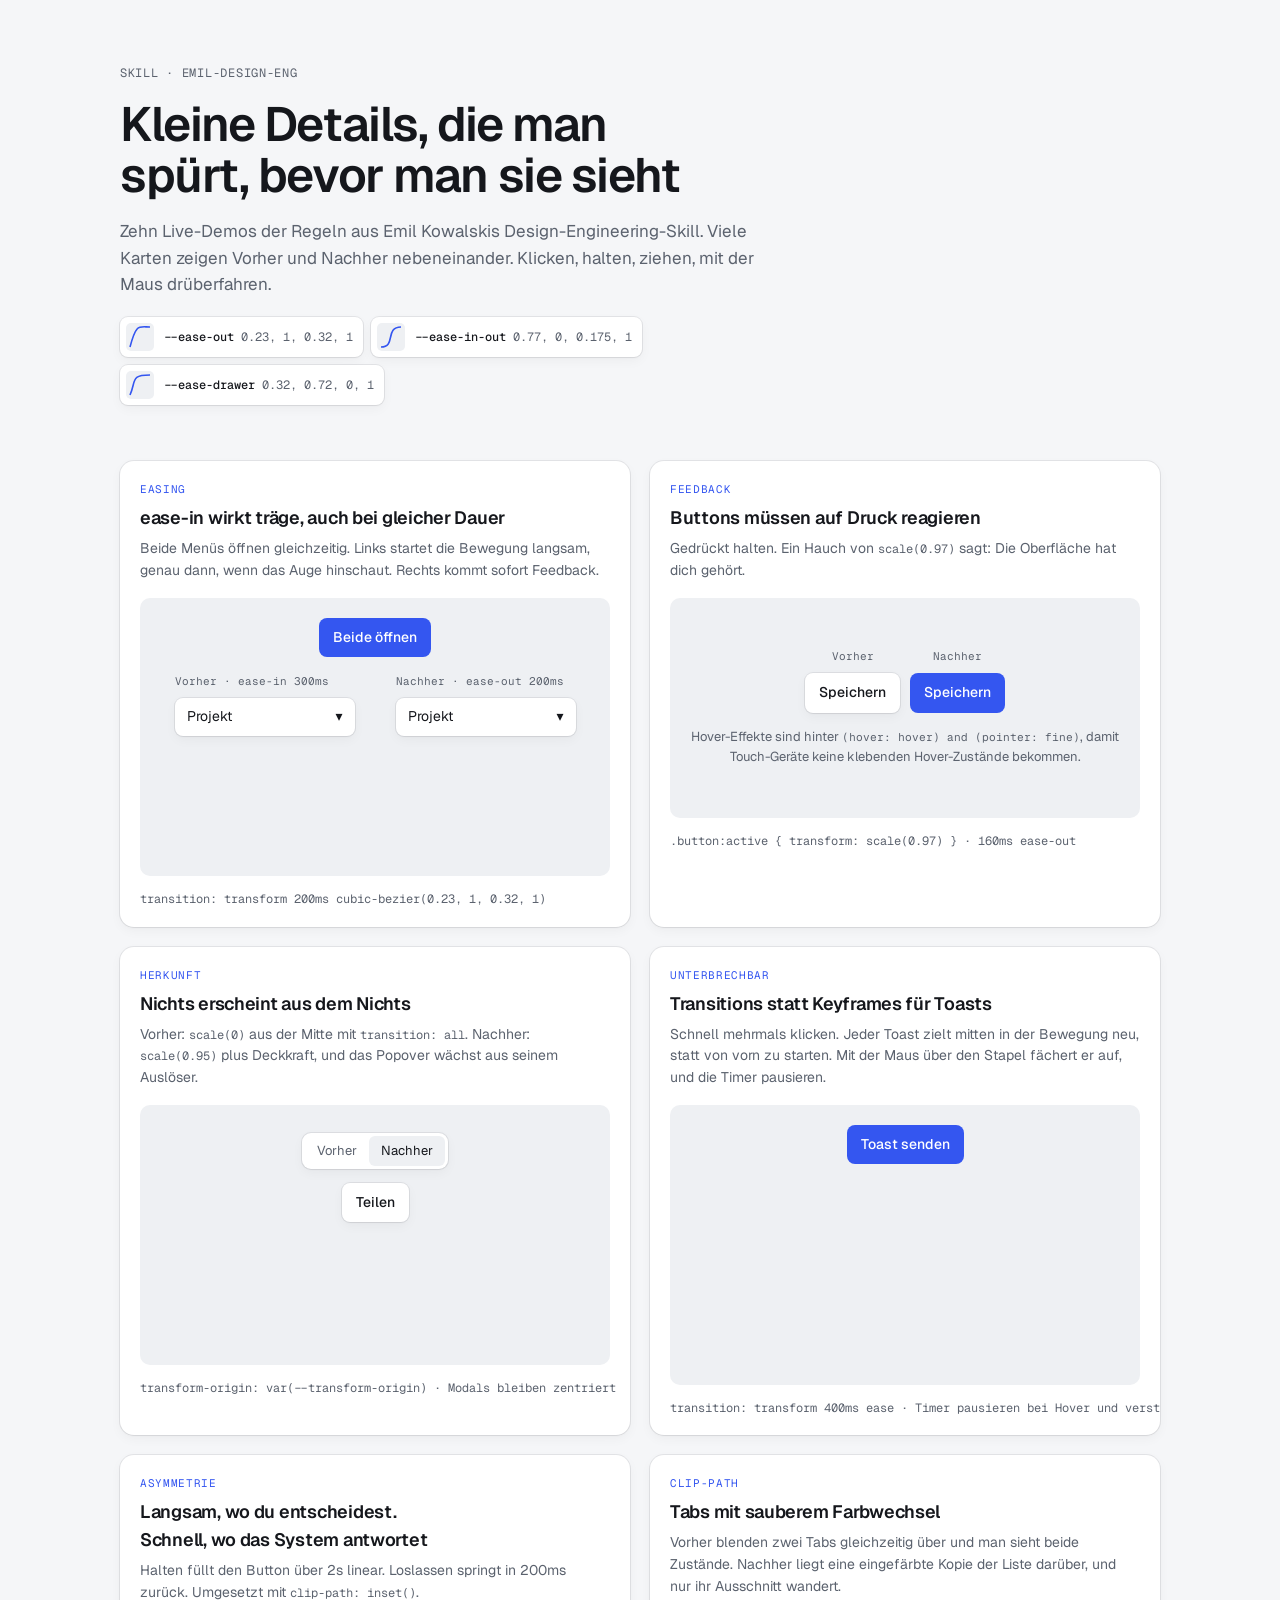
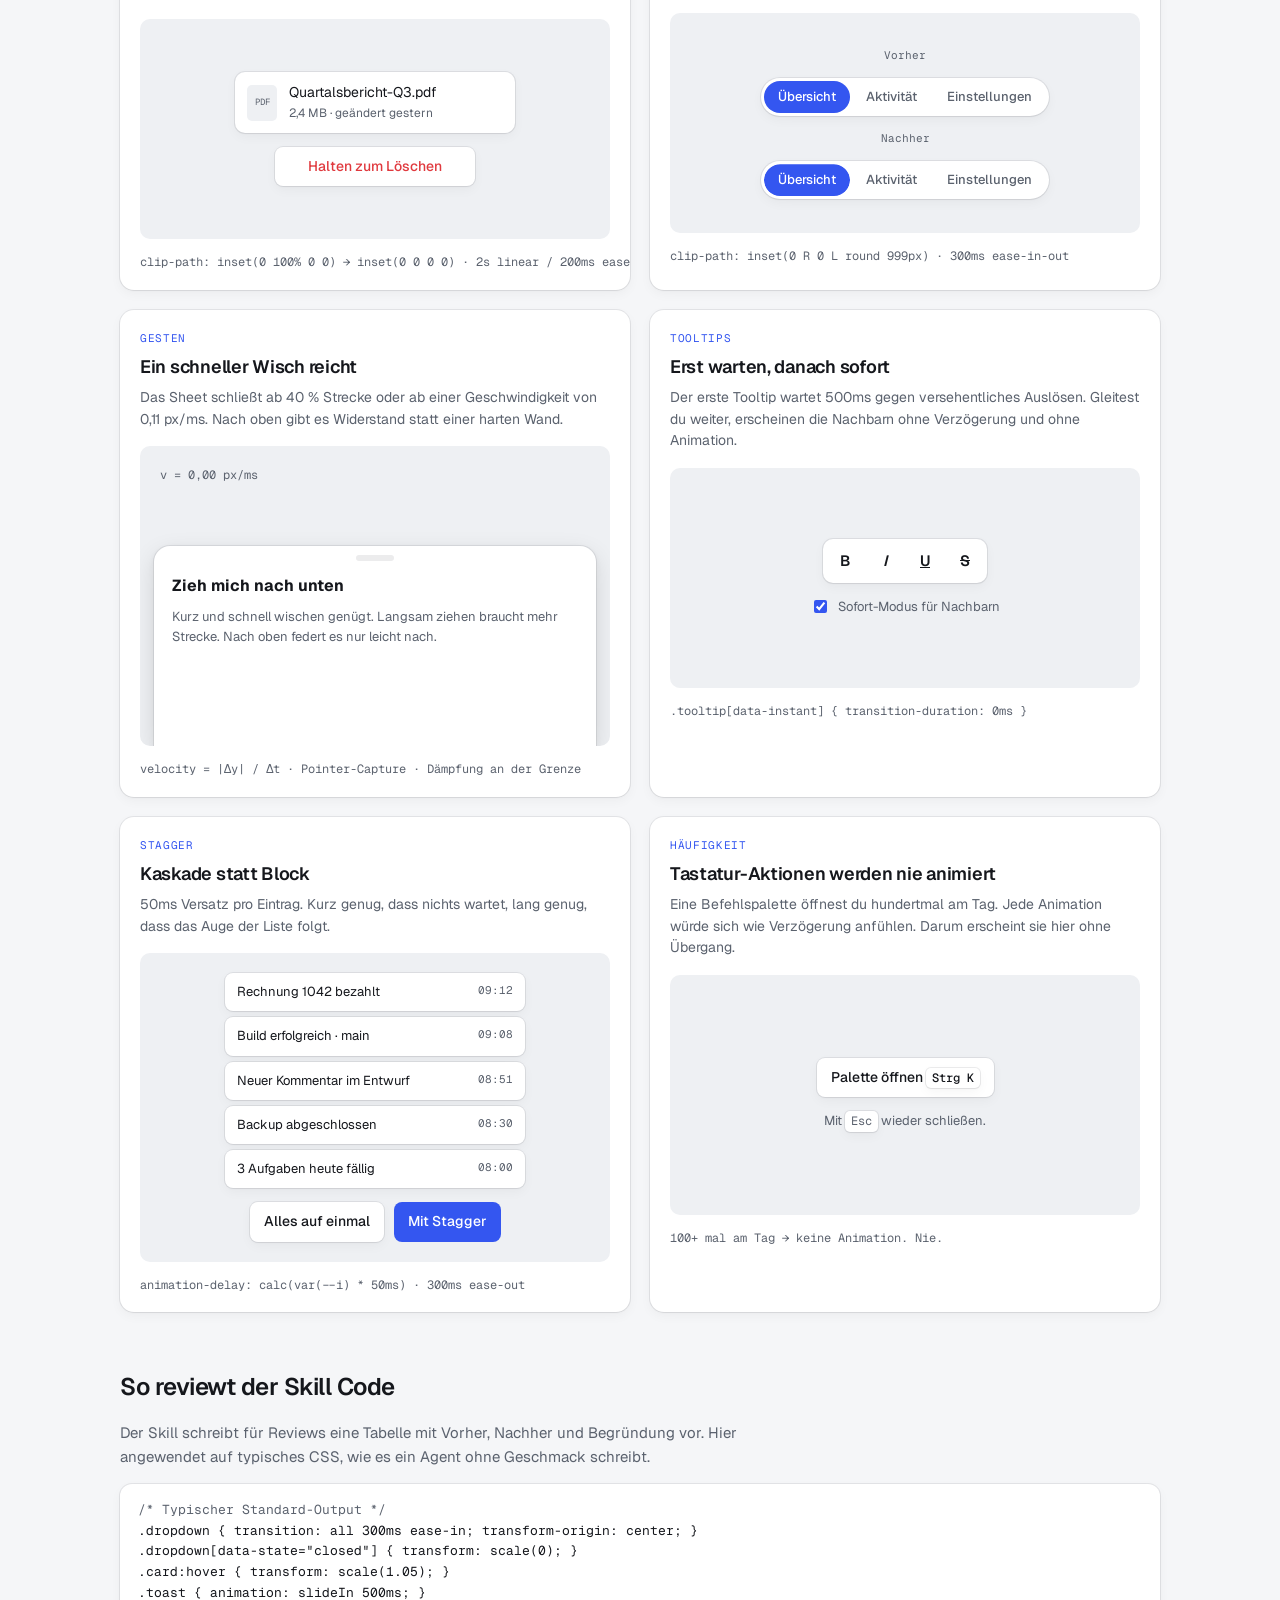
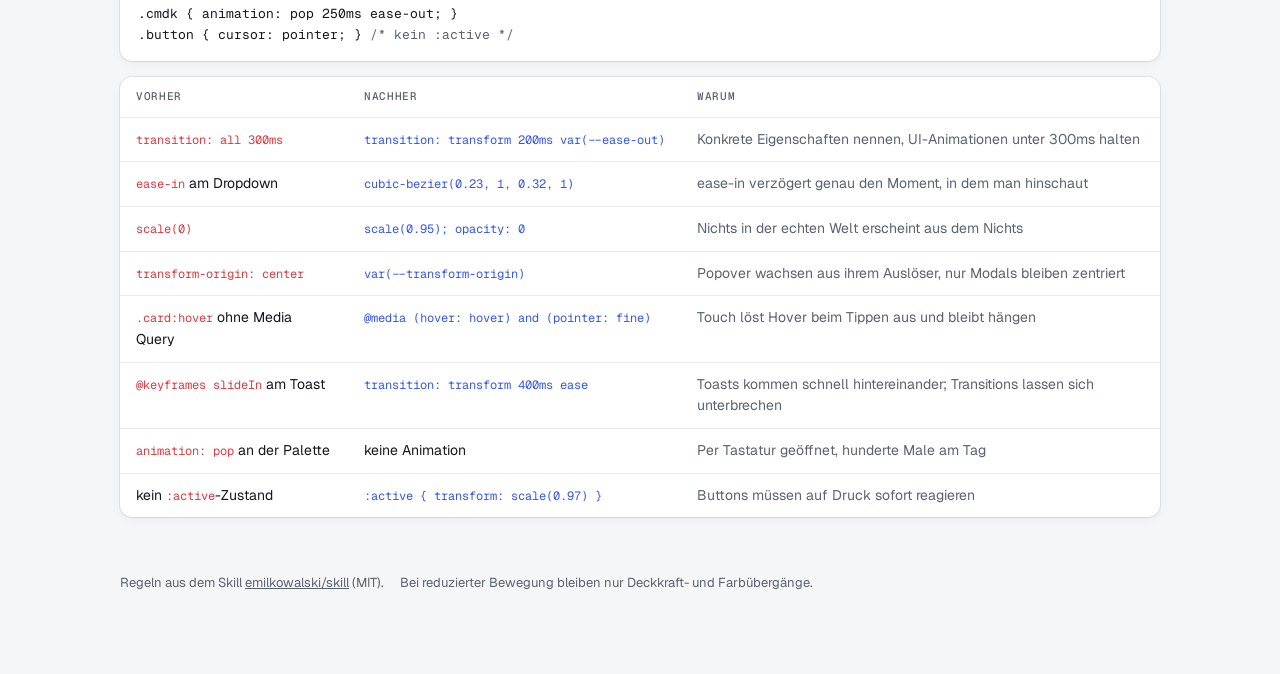
<file: index.html>
<!doctype html>
<html lang="de">
<head>
<meta charset="utf-8">
<meta name="viewport" content="width=device-width, initial-scale=1, viewport-fit=cover">
</head>
<body>
<title>Motion-Labor</title>
<link rel="preconnect" href="https://fonts.googleapis.com">
<link rel="preconnect" href="https://fonts.gstatic.com" crossorigin>
<link rel="stylesheet" href="https://fonts.googleapis.com/css2?family=Geist:wght@400;500;600;700&family=Geist+Mono:wght@400;500&display=swap">
<style>
  /* Layout: ruhige Spalte mit Intro, darunter ein Raster aus Demo-Karten, am Ende eine Review-Tabelle */
  :root {
    --bg: #f5f6f8;
    --surface: #ffffff;
    --sunken: #eef0f3;
    --fg: #15171c;
    --muted: #5b626e;
    --line: rgba(21, 23, 28, 0.08);
    --accent: #3456f0;
    --accent-fg: #ffffff;
    --accent-soft: rgba(52, 86, 240, 0.1);
    --danger: #e0393e;
    --shadow: 0 0 0 1px var(--line), 0 1px 2px rgba(21, 23, 28, 0.04), 0 4px 12px rgba(21, 23, 28, 0.04);
    --shadow-pop: 0 0 0 1px var(--line), 0 8px 24px rgba(21, 23, 28, 0.12), 0 2px 6px rgba(21, 23, 28, 0.06);

    --font-sans: "Geist", ui-sans-serif, system-ui, -apple-system, "Segoe UI", sans-serif;
    --font-mono: "Geist Mono", ui-monospace, "SF Mono", Menlo, Consolas, monospace;

    --ease-out: cubic-bezier(0.23, 1, 0.32, 1);
    --ease-in-out: cubic-bezier(0.77, 0, 0.175, 1);
    --ease-drawer: cubic-bezier(0.32, 0.72, 0, 1);
  }
  @media (prefers-color-scheme: dark) {
    :root:not([data-theme="light"]) {
      --bg: #0d0e11;
      --surface: #16181d;
      --sunken: #1d2026;
      --fg: #eceef2;
      --muted: #969daa;
      --line: rgba(255, 255, 255, 0.08);
      --accent: #7a91ff;
      --accent-fg: #0d0e11;
      --accent-soft: rgba(122, 145, 255, 0.14);
      --danger: #ff6166;
      --shadow: 0 0 0 1px var(--line), 0 1px 2px rgba(0, 0, 0, 0.3);
      --shadow-pop: 0 0 0 1px var(--line), 0 8px 24px rgba(0, 0, 0, 0.5);
      color-scheme: dark;
    }
  }
  :root[data-theme="dark"] {
    --bg: #0d0e11;
    --surface: #16181d;
    --sunken: #1d2026;
    --fg: #eceef2;
    --muted: #969daa;
    --line: rgba(255, 255, 255, 0.08);
    --accent: #7a91ff;
    --accent-fg: #0d0e11;
    --accent-soft: rgba(122, 145, 255, 0.14);
    --danger: #ff6166;
    --shadow: 0 0 0 1px var(--line), 0 1px 2px rgba(0, 0, 0, 0.3);
    --shadow-pop: 0 0 0 1px var(--line), 0 8px 24px rgba(0, 0, 0, 0.5);
    color-scheme: dark;
  }

  *, *::before, *::after { box-sizing: border-box; }
  body {
    background: var(--bg);
    color: var(--fg);
    font-family: var(--font-sans);
    font-size: 15px;
    line-height: 1.55;
    -webkit-font-smoothing: antialiased;
  }
  .wrap {
    max-width: 1080px;
    margin: 0 auto;
    padding-inline: 20px;
    padding-block: 56px 72px;
    display: flex;
    flex-direction: column;
    gap: 56px;
  }
  code, kbd, .mono { font-family: var(--font-mono); font-size: 0.86em; }
  :focus-visible { outline: 2px solid var(--accent); outline-offset: 2px; }

  /* Intro */
  .hero { display: flex; flex-direction: column; gap: 16px; max-width: 680px; }
  .eyebrow {
    margin: 0;
    font-family: var(--font-mono);
    font-size: 12px;
    letter-spacing: 0.06em;
    text-transform: uppercase;
    color: var(--muted);
  }
  h1 {
    margin: 0;
    font-size: clamp(32px, 5vw, 48px);
    line-height: 1.08;
    letter-spacing: -0.03em;
    font-weight: 600;
    text-wrap: balance;
  }
  .lede { margin: 0; color: var(--muted); font-size: 17px; max-width: 60ch; }
  .curves { display: flex; flex-wrap: wrap; gap: 8px; margin-top: 4px; }
  .curve {
    display: inline-flex;
    align-items: center;
    gap: 10px;
    padding: 6px 10px 6px 6px;
    background: var(--surface);
    border-radius: 8px;
    box-shadow: var(--shadow);
    font-family: var(--font-mono);
    font-size: 12px;
    color: var(--muted);
  }
  .curve svg { width: 28px; height: 28px; background: var(--sunken); border-radius: 5px; }
  .curve b { color: var(--fg); font-weight: 500; }

  /* Raster */
  .grid {
    display: grid;
    grid-template-columns: repeat(auto-fill, minmax(min(100%, 440px), 1fr));
    gap: 20px;
  }
  .card {
    background: var(--surface);
    border-radius: 14px;
    box-shadow: var(--shadow);
    display: flex;
    flex-direction: column;
    min-width: 0;
    overflow: hidden;
  }
  .card-head { padding: 20px 20px 0; display: flex; flex-direction: column; gap: 6px; }
  .tag {
    font-family: var(--font-mono);
    font-size: 11px;
    letter-spacing: 0.06em;
    text-transform: uppercase;
    color: var(--accent);
  }
  .card h2 { margin: 0; font-size: 18px; font-weight: 600; letter-spacing: -0.015em; text-wrap: balance; }
  .card-head p { margin: 0; color: var(--muted); font-size: 14px; }
  .stage {
    position: relative;
    margin: 16px 20px 0;
    min-height: 220px;
    background: var(--sunken);
    border-radius: 10px;
    padding: 20px;
    display: flex;
    flex-direction: column;
    align-items: center;
    justify-content: center;
    gap: 14px;
  }
  .card-foot {
    padding: 14px 20px 18px;
    font-family: var(--font-mono);
    font-size: 12px;
    color: var(--muted);
    overflow-x: auto;
    white-space: nowrap;
  }
  .mini-label { font-family: var(--font-mono); font-size: 11px; color: var(--muted); }
  .hint { font-size: 13px; color: var(--muted); margin: 0; text-align: center; }

  /* Buttons (scale on press ist überall aktiv) */
  .btn {
    appearance: none;
    border: 0;
    font: inherit;
    font-size: 14px;
    font-weight: 500;
    padding: 9px 14px;
    border-radius: 8px;
    background: var(--surface);
    color: var(--fg);
    box-shadow: var(--shadow);
    cursor: pointer;
    transition: transform 160ms var(--ease-out), background-color 150ms ease, box-shadow 150ms ease;
    -webkit-tap-highlight-color: transparent;
    user-select: none;
  }
  .btn:active { transform: scale(0.97); }
  .btn.primary { background: var(--accent); color: var(--accent-fg); box-shadow: none; }
  .btn.flat:active { transform: none; }
  .btn.ghost { background: transparent; box-shadow: none; color: var(--muted); }
  @media (hover: hover) and (pointer: fine) {
    .btn:hover { box-shadow: var(--shadow-pop); }
    .btn.primary:hover { box-shadow: none; filter: brightness(1.06); }
    .btn.ghost:hover { color: var(--fg); box-shadow: none; }
  }
  .row { display: flex; flex-wrap: wrap; gap: 10px; justify-content: center; align-items: center; }

  .seg {
    display: inline-flex;
    padding: 3px;
    background: var(--surface);
    border-radius: 9px;
    box-shadow: var(--shadow);
  }
  .seg input { position: absolute; opacity: 0; pointer-events: none; }
  .seg label {
    padding: 5px 12px;
    font-size: 13px;
    border-radius: 6px;
    color: var(--muted);
    cursor: pointer;
    transition: background-color 150ms ease, color 150ms ease;
  }
  .seg input:checked + label { background: var(--sunken); color: var(--fg); }
  .seg input:focus-visible + label { outline: 2px solid var(--accent); outline-offset: 1px; }

  /* 1 · Easing-Duell */
  .duel { display: grid; grid-template-columns: 1fr 1fr; align-items: start; justify-items: center; gap: 16px 12px; padding-bottom: 140px; }
  .duel > .btn { grid-column: 1 / -1; }
  .duel-col { display: flex; flex-direction: column; gap: 8px; align-items: flex-start; width: 100%; max-width: 180px; }
  .select {
    position: relative;
    width: 100%;
    padding: 8px 12px;
    background: var(--surface);
    border-radius: 8px;
    box-shadow: var(--shadow);
    font-size: 14px;
    display: flex;
    justify-content: space-between;
  }
  .menu {
    position: absolute;
    left: 0;
    right: 0;
    top: calc(100% + 6px);
    margin: 0;
    padding: 4px;
    list-style: none;
    background: var(--surface);
    border-radius: 10px;
    box-shadow: var(--shadow-pop);
    transform-origin: top center;
    opacity: 0;
    transform: scale(0.96) translateY(-4px);
    pointer-events: none;
    z-index: 2;
  }
  .menu li { padding: 6px 8px; border-radius: 6px; font-size: 13px; }
  .menu li:first-child { background: var(--sunken); }
  .menu.open { opacity: 1; transform: none; }
  .menu.bad { transition: opacity 300ms ease-in, transform 300ms ease-in; }
  .menu.good { transition: opacity 200ms var(--ease-out), transform 200ms var(--ease-out); }

  /* 3 · Popover */
  .pop-wrap { position: relative; }
  .popover {
    position: absolute;
    top: calc(100% + 8px);
    left: 0;
    width: 220px;
    padding: 12px;
    background: var(--surface);
    border-radius: 12px;
    box-shadow: var(--shadow-pop);
    font-size: 13px;
    display: flex;
    flex-direction: column;
    gap: 8px;
    z-index: 2;
  }
  .popover .link-row {
    display: flex;
    justify-content: space-between;
    gap: 8px;
    padding: 6px 8px;
    background: var(--sunken);
    border-radius: 6px;
    font-family: var(--font-mono);
    font-size: 12px;
    color: var(--muted);
  }
  .popover[data-mode="good"] {
    transform-origin: top left;
    transition: opacity 200ms var(--ease-out), transform 200ms var(--ease-out);
    opacity: 0;
    transform: scale(0.95);
    pointer-events: none;
  }
  .popover[data-mode="bad"] {
    transform-origin: center;
    transition: all 300ms ease-in;
    transform: scale(0);
    pointer-events: none;
  }
  .popover.open { opacity: 1; transform: scale(1); pointer-events: auto; }
  .stage.pop { justify-content: flex-start; padding-top: 28px; min-height: 260px; }

  /* 4 · Toasts */
  .stage.toasts { justify-content: flex-start; min-height: 280px; overflow: hidden; }
  .toaster {
    position: absolute;
    left: 50%;
    bottom: 18px;
    width: min(300px, calc(100% - 32px));
    min-height: 54px;
    transform: translateX(-50%);
  }
  .toast {
    position: absolute;
    left: 0;
    right: 0;
    bottom: 0;
    padding: 12px 14px;
    background: var(--surface);
    border-radius: 10px;
    box-shadow: var(--shadow-pop);
    font-size: 14px;
    display: flex;
    gap: 10px;
    align-items: center;
    transform-origin: bottom center;
    transition: transform 400ms ease, opacity 400ms ease;
  }
  .toast .dot { width: 8px; height: 8px; border-radius: 50%; background: var(--accent); flex: none; }
  .toast small { margin-left: auto; color: var(--muted); font-family: var(--font-mono); font-size: 11px; }

  /* 5 · Halten zum Löschen */
  .file {
    display: flex;
    align-items: center;
    gap: 12px;
    width: min(280px, 100%);
    padding: 10px 12px;
    background: var(--surface);
    border-radius: 10px;
    box-shadow: var(--shadow);
    font-size: 14px;
    transition: opacity 250ms var(--ease-out), transform 250ms var(--ease-out), filter 250ms var(--ease-out);
  }
  .file .ico {
    width: 30px; height: 36px; border-radius: 5px; flex: none;
    background: var(--sunken);
    display: grid; place-items: center;
    font-family: var(--font-mono); font-size: 9px; color: var(--muted);
  }
  .file small { display: block; color: var(--muted); font-size: 12px; }
  .file.gone { opacity: 0; transform: scale(0.96); filter: blur(2px); }
  .hold {
    position: relative;
    overflow: hidden;
    color: var(--danger);
    min-width: 200px;
  }
  .hold-overlay {
    position: absolute;
    inset: 0;
    display: grid;
    place-items: center;
    background: var(--danger);
    color: #fff;
    clip-path: inset(0 100% 0 0);
    transition: clip-path 200ms ease-out;
  }
  .hold.holding { transform: scale(0.97); }
  .hold.holding .hold-overlay { clip-path: inset(0 0 0 0); transition: clip-path 2s linear; }

  /* 6 · Tabs */
  .tabs-demo { display: flex; flex-direction: column; gap: 14px; width: 100%; align-items: center; }
  .tabs { position: relative; }
  .tablist {
    display: flex;
    gap: 2px;
    padding: 3px;
    background: var(--surface);
    border-radius: 999px;
    box-shadow: var(--shadow);
  }
  .tablist button {
    appearance: none; border: 0; background: transparent; font: inherit;
    font-size: 13px; font-weight: 500;
    padding: 6px 14px;
    border-radius: 999px;
    color: var(--muted);
    cursor: pointer;
  }
  .tabs.naive .tablist button { transition: background-color 200ms ease, color 200ms ease; }
  .tabs.naive .tablist button[aria-selected="true"] { background: var(--accent); color: var(--accent-fg); }
  .tablist.clone {
    position: absolute;
    inset: 0;
    background: transparent;
    box-shadow: none;
    pointer-events: none;
    transition: clip-path 300ms var(--ease-in-out);
  }
  .tablist.clone button { background: var(--accent); color: var(--accent-fg); }

  /* 7 · Sheet */
  .stage.sheet-stage { min-height: 300px; overflow: hidden; justify-content: flex-start; }
  .sheet {
    position: absolute;
    left: 14px;
    right: 14px;
    bottom: 0;
    height: 200px;
    background: var(--surface);
    border-radius: 16px 16px 0 0;
    box-shadow: var(--shadow-pop);
    padding: 10px 18px 18px;
    touch-action: none;
    cursor: grab;
    user-select: none;
    display: flex;
    flex-direction: column;
    gap: 8px;
  }
  .sheet:active { cursor: grabbing; }
  .sheet .grip { width: 36px; height: 4px; border-radius: 2px; background: var(--line); margin: 0 auto 6px; box-shadow: 0 0 0 1px var(--line); }
  .sheet h3 { margin: 0; font-size: 16px; }
  .sheet p { margin: 0; font-size: 13px; color: var(--muted); }
  .readout {
    font-family: var(--font-mono);
    font-size: 12px;
    color: var(--muted);
    font-variant-numeric: tabular-nums;
    align-self: flex-start;
  }

  /* 8 · Tooltips */
  .toolbar-wrap { position: relative; }
  .toolbar { display: flex; gap: 4px; padding: 4px; background: var(--surface); border-radius: 10px; box-shadow: var(--shadow); }
  .toolbar button {
    appearance: none; border: 0; background: transparent; color: var(--fg);
    width: 36px; height: 36px; border-radius: 7px; cursor: pointer;
    display: grid; place-items: center;
    font: 600 15px/1 var(--font-sans);
  }
  @media (hover: hover) and (pointer: fine) {
    .toolbar button:hover { background: var(--sunken); }
  }
  .tip {
    position: absolute;
    bottom: calc(100% + 8px);
    left: 0;
    padding: 5px 9px;
    border-radius: 7px;
    background: var(--fg);
    color: var(--bg);
    font-size: 12px;
    white-space: nowrap;
    pointer-events: none;
    transform-origin: bottom center;
    opacity: 0;
    transform: translateX(-50%) scale(0.97);
    transition: transform 125ms var(--ease-out), opacity 125ms var(--ease-out);
  }
  .tip kbd { opacity: 0.6; margin-left: 6px; }
  .tip.show { opacity: 1; transform: translateX(-50%) scale(1); }
  .tip[data-instant] { transition-duration: 0ms; }
  .check { display: inline-flex; gap: 8px; align-items: center; font-size: 13px; color: var(--muted); cursor: pointer; }
  .check input { accent-color: var(--accent); }

  /* 9 · Stagger */
  .feed { list-style: none; margin: 0; padding: 0; width: min(300px, 100%); display: flex; flex-direction: column; gap: 6px; }
  .feed li {
    padding: 9px 12px;
    background: var(--surface);
    border-radius: 8px;
    box-shadow: var(--shadow);
    font-size: 13px;
    display: flex;
    justify-content: space-between;
    gap: 8px;
  }
  .feed li span:last-child { color: var(--muted); font-family: var(--font-mono); font-size: 11px; }
  .feed.play li { animation: rise 300ms var(--ease-out) both; animation-delay: calc(var(--i) * 50ms); }
  .feed.play-all li { animation: rise 300ms var(--ease-out) both; }
  @keyframes rise { from { opacity: 0; transform: translateY(8px); } }

  /* 10 · Palette */
  .stage.palette-stage { min-height: 240px; }
  .palette {
    position: absolute;
    top: 16px;
    left: 50%;
    transform: translateX(-50%);
    width: min(320px, calc(100% - 32px));
    background: var(--surface);
    border-radius: 12px;
    box-shadow: var(--shadow-pop);
    overflow: hidden;
  }
  .palette input {
    width: 100%;
    border: 0;
    padding: 12px 14px;
    font: inherit;
    font-size: 14px;
    background: transparent;
    color: var(--fg);
    border-bottom: 1px solid var(--line);
    outline: none;
  }
  .palette ul { list-style: none; margin: 0; padding: 4px; font-size: 13px; }
  .palette li { padding: 7px 10px; border-radius: 6px; display: flex; justify-content: space-between; }
  .palette li:first-child { background: var(--sunken); }
  .palette li kbd { color: var(--muted); }
  kbd.key {
    display: inline-block;
    padding: 1px 6px;
    border-radius: 5px;
    background: var(--surface);
    box-shadow: var(--shadow);
    font-size: 12px;
  }

  /* Review */
  .review { display: flex; flex-direction: column; gap: 16px; }
  .review h2 { margin: 0; font-size: 24px; letter-spacing: -0.02em; font-weight: 600; }
  .review > p { margin: 0; color: var(--muted); max-width: 62ch; }
  .review-grid { display: grid; grid-template-columns: minmax(0, 1fr); gap: 16px; }
  pre.snippet {
    margin: 0;
    padding: 16px 18px;
    background: var(--surface);
    border-radius: 12px;
    box-shadow: var(--shadow);
    font-family: var(--font-mono);
    font-size: 13px;
    line-height: 1.6;
    overflow-x: auto;
  }
  pre.snippet .c { color: var(--muted); }
  .table-wrap { overflow-x: auto; background: var(--surface); border-radius: 12px; box-shadow: var(--shadow); }
  table { width: 100%; border-collapse: collapse; font-size: 14px; min-width: 640px; }
  th, td { text-align: left; padding: 11px 16px; border-bottom: 1px solid var(--line); vertical-align: top; }
  tr:last-child td { border-bottom: 0; }
  th { font-family: var(--font-mono); font-size: 11px; letter-spacing: 0.06em; text-transform: uppercase; color: var(--muted); font-weight: 500; }
  td code { white-space: nowrap; }
  td:first-child code { color: var(--danger); }
  td:nth-child(2) code { color: var(--accent); }
  td:last-child { color: var(--muted); }

  footer { color: var(--muted); font-size: 13px; display: flex; flex-wrap: wrap; gap: 6px 16px; }
  footer a { color: inherit; }

  @media (max-width: 480px) {
    .duel { grid-template-columns: 1fr; padding-bottom: 20px; }
    .duel-col { max-width: none; }
    .duel-col + .duel-col { margin-bottom: 120px; }
    .menu.bad { z-index: 3; }
  }

  /* Weniger Bewegung heißt: keine Positionsbewegung, aber Deckkraft und Farbe bleiben */
  @media (prefers-reduced-motion: reduce) {
    .menu, .popover, .toast, .tip, .file, .tablist.clone, .sheet { transition-property: opacity, clip-path !important; }
    .menu, .popover:not(.open) { transform: none !important; }
    .popover:not(.open) { opacity: 0; }
    .feed.play li, .feed.play-all li { animation-name: fade; }
    @keyframes fade { from { opacity: 0; } }
  }
</style>

<main class="wrap">
  <header class="hero">
    <p class="eyebrow">Skill · emil-design-eng</p>
    <h1>Kleine Details, die man spürt, bevor man sie sieht</h1>
    <p class="lede">Zehn Live-Demos der Regeln aus Emil Kowalskis Design-Engineering-Skill. Viele Karten zeigen Vorher und Nachher nebeneinander. Klicken, halten, ziehen, mit der Maus drüberfahren.</p>
    <div class="curves" aria-label="Die drei Easing-Kurven aus dem Skill">
      <span class="curve"><svg viewBox="0 0 28 28" aria-hidden="true"><path d="M4 24 C 10.4 0, 12.9 4, 24 4" fill="none" stroke="var(--accent)" stroke-width="1.6"/></svg><span><b>--ease-out</b> 0.23, 1, 0.32, 1</span></span>
      <span class="curve"><svg viewBox="0 0 28 28" aria-hidden="true"><path d="M4 24 C 19.4 24, 7.5 4, 24 4" fill="none" stroke="var(--accent)" stroke-width="1.6"/></svg><span><b>--ease-in-out</b> 0.77, 0, 0.175, 1</span></span>
      <span class="curve"><svg viewBox="0 0 28 28" aria-hidden="true"><path d="M4 24 C 10.4 9.6, 4 4, 24 4" fill="none" stroke="var(--accent)" stroke-width="1.6"/></svg><span><b>--ease-drawer</b> 0.32, 0.72, 0, 1</span></span>
    </div>
  </header>

  <section class="grid">
    <!-- 1 -->
    <article class="card">
      <div class="card-head">
        <span class="tag">Easing</span>
        <h2>ease-in wirkt träge, auch bei gleicher Dauer</h2>
        <p>Beide Menüs öffnen gleichzeitig. Links startet die Bewegung langsam, genau dann, wenn das Auge hinschaut. Rechts kommt sofort Feedback.</p>
      </div>
      <div class="stage duel">
        <button class="btn primary" id="duel-btn" type="button" aria-pressed="false">Beide öffnen</button>
        <div class="duel-col">
          <span class="mini-label">Vorher · ease-in 300ms</span>
          <div class="select">Projekt <span aria-hidden="true">▾</span>
            <ul class="menu bad" data-duel><li>Website</li><li>Newsletter</li><li>Shop</li></ul>
          </div>
        </div>
        <div class="duel-col">
          <span class="mini-label">Nachher · ease-out 200ms</span>
          <div class="select">Projekt <span aria-hidden="true">▾</span>
            <ul class="menu good" data-duel><li>Website</li><li>Newsletter</li><li>Shop</li></ul>
          </div>
        </div>
      </div>
      <div class="card-foot">transition: transform 200ms cubic-bezier(0.23, 1, 0.32, 1)</div>
    </article>

    <!-- 2 -->
    <article class="card">
      <div class="card-head">
        <span class="tag">Feedback</span>
        <h2>Buttons müssen auf Druck reagieren</h2>
        <p>Gedrückt halten. Ein Hauch von <code>scale(0.97)</code> sagt: Die Oberfläche hat dich gehört.</p>
      </div>
      <div class="stage">
        <div class="row">
          <div style="display:flex;flex-direction:column;gap:8px;align-items:center">
            <span class="mini-label">Vorher</span>
            <button class="btn flat" type="button">Speichern</button>
          </div>
          <div style="display:flex;flex-direction:column;gap:8px;align-items:center">
            <span class="mini-label">Nachher</span>
            <button class="btn primary" type="button">Speichern</button>
          </div>
        </div>
        <p class="hint">Hover-Effekte sind hinter <code>(hover: hover) and (pointer: fine)</code>, damit Touch-Geräte keine klebenden Hover-Zustände bekommen.</p>
      </div>
      <div class="card-foot">.button:active { transform: scale(0.97) } · 160ms ease-out</div>
    </article>

    <!-- 3 -->
    <article class="card">
      <div class="card-head">
        <span class="tag">Herkunft</span>
        <h2>Nichts erscheint aus dem Nichts</h2>
        <p>Vorher: <code>scale(0)</code> aus der Mitte mit <code>transition: all</code>. Nachher: <code>scale(0.95)</code> plus Deckkraft, und das Popover wächst aus seinem Auslöser.</p>
      </div>
      <div class="stage pop">
        <div class="seg" role="radiogroup" aria-label="Variante">
          <input type="radio" name="pop-mode" id="pop-bad" value="bad"><label for="pop-bad">Vorher</label>
          <input type="radio" name="pop-mode" id="pop-good" value="good" checked><label for="pop-good">Nachher</label>
        </div>
        <div class="pop-wrap">
          <button class="btn" id="pop-btn" type="button" aria-expanded="false" aria-controls="popover">Teilen</button>
          <div class="popover" id="popover" data-mode="good">
            <strong>Link teilen</strong>
            <div class="link-row"><span>site.de/r/4kq9</span><span>Kopieren</span></div>
            <span style="color:var(--muted)">Alle mit dem Link können lesen.</span>
          </div>
        </div>
      </div>
      <div class="card-foot">transform-origin: var(--transform-origin) · Modals bleiben zentriert</div>
    </article>

    <!-- 4 -->
    <article class="card">
      <div class="card-head">
        <span class="tag">Unterbrechbar</span>
        <h2>Transitions statt Keyframes für Toasts</h2>
        <p>Schnell mehrmals klicken. Jeder Toast zielt mitten in der Bewegung neu, statt von vorn zu starten. Mit der Maus über den Stapel fächert er auf, und die Timer pausieren.</p>
      </div>
      <div class="stage toasts">
        <button class="btn primary" id="toast-btn" type="button">Toast senden</button>
        <div class="toaster" id="toaster" aria-live="polite"></div>
      </div>
      <div class="card-foot">transition: transform 400ms ease · Timer pausieren bei Hover und verstecktem Tab</div>
    </article>

    <!-- 5 -->
    <article class="card">
      <div class="card-head">
        <span class="tag">Asymmetrie</span>
        <h2>Langsam, wo du entscheidest. Schnell, wo das System antwortet</h2>
        <p>Halten füllt den Button über 2s linear. Loslassen springt in 200ms zurück. Umgesetzt mit <code>clip-path: inset()</code>.</p>
      </div>
      <div class="stage">
        <div class="file" id="file">
          <span class="ico">PDF</span>
          <span>Quartalsbericht-Q3.pdf<small>2,4 MB · geändert gestern</small></span>
        </div>
        <button class="btn hold" id="hold" type="button">
          <span>Halten zum Löschen</span>
          <span class="hold-overlay" aria-hidden="true">Halten zum Löschen</span>
        </button>
      </div>
      <div class="card-foot">clip-path: inset(0 100% 0 0) → inset(0 0 0 0) · 2s linear / 200ms ease-out</div>
    </article>

    <!-- 6 -->
    <article class="card">
      <div class="card-head">
        <span class="tag">clip-path</span>
        <h2>Tabs mit sauberem Farbwechsel</h2>
        <p>Vorher blenden zwei Tabs gleichzeitig über und man sieht beide Zustände. Nachher liegt eine eingefärbte Kopie der Liste darüber, und nur ihr Ausschnitt wandert.</p>
      </div>
      <div class="stage">
        <div class="tabs-demo">
          <span class="mini-label">Vorher</span>
          <div class="tabs naive">
            <div class="tablist" role="tablist" aria-label="Tabs Vorher">
              <button role="tab" aria-selected="true" type="button">Übersicht</button>
              <button role="tab" aria-selected="false" type="button">Aktivität</button>
              <button role="tab" aria-selected="false" type="button">Einstellungen</button>
            </div>
          </div>
          <span class="mini-label">Nachher</span>
          <div class="tabs clipped" id="clip-tabs">
            <div class="tablist" role="tablist" aria-label="Tabs Nachher">
              <button role="tab" aria-selected="true" type="button">Übersicht</button>
              <button role="tab" aria-selected="false" type="button">Aktivität</button>
              <button role="tab" aria-selected="false" type="button">Einstellungen</button>
            </div>
            <div class="tablist clone" aria-hidden="true">
              <button tabindex="-1" type="button">Übersicht</button>
              <button tabindex="-1" type="button">Aktivität</button>
              <button tabindex="-1" type="button">Einstellungen</button>
            </div>
          </div>
        </div>
      </div>
      <div class="card-foot">clip-path: inset(0 R 0 L round 999px) · 300ms ease-in-out</div>
    </article>

    <!-- 7 -->
    <article class="card">
      <div class="card-head">
        <span class="tag">Gesten</span>
        <h2>Ein schneller Wisch reicht</h2>
        <p>Das Sheet schließt ab 40 % Strecke oder ab einer Geschwindigkeit von 0,11 px/ms. Nach oben gibt es Widerstand statt einer harten Wand.</p>
      </div>
      <div class="stage sheet-stage" id="sheet-stage">
        <span class="readout" id="readout">v = 0,00 px/ms</span>
        <button class="btn" id="sheet-open" type="button" hidden>Sheet öffnen</button>
        <div class="sheet" id="sheet" role="dialog" aria-label="Beispiel-Sheet">
          <div class="grip"></div>
          <h3>Zieh mich nach unten</h3>
          <p>Kurz und schnell wischen genügt. Langsam ziehen braucht mehr Strecke. Nach oben federt es nur leicht nach.</p>
        </div>
      </div>
      <div class="card-foot">velocity = |Δy| / Δt · Pointer-Capture · Dämpfung an der Grenze</div>
    </article>

    <!-- 8 -->
    <article class="card">
      <div class="card-head">
        <span class="tag">Tooltips</span>
        <h2>Erst warten, danach sofort</h2>
        <p>Der erste Tooltip wartet 500ms gegen versehentliches Auslösen. Gleitest du weiter, erscheinen die Nachbarn ohne Verzögerung und ohne Animation.</p>
      </div>
      <div class="stage">
        <div class="toolbar-wrap">
          <div class="toolbar" id="toolbar">
            <button type="button" data-tip="Fett" data-key="⌘B" aria-label="Fett">B</button>
            <button type="button" data-tip="Kursiv" data-key="⌘I" aria-label="Kursiv" style="font-style:italic">I</button>
            <button type="button" data-tip="Unterstrichen" data-key="⌘U" aria-label="Unterstrichen" style="text-decoration:underline">U</button>
            <button type="button" data-tip="Durchgestrichen" data-key="⇧⌘X" aria-label="Durchgestrichen" style="text-decoration:line-through">S</button>
          </div>
          <div class="tip" id="tip" role="tooltip"></div>
        </div>
        <label class="check"><input type="checkbox" id="instant" checked> Sofort-Modus für Nachbarn</label>
      </div>
      <div class="card-foot">.tooltip[data-instant] { transition-duration: 0ms }</div>
    </article>

    <!-- 9 -->
    <article class="card">
      <div class="card-head">
        <span class="tag">Stagger</span>
        <h2>Kaskade statt Block</h2>
        <p>50ms Versatz pro Eintrag. Kurz genug, dass nichts wartet, lang genug, dass das Auge der Liste folgt.</p>
      </div>
      <div class="stage">
        <ul class="feed" id="feed">
          <li style="--i:0"><span>Rechnung 1042 bezahlt</span><span>09:12</span></li>
          <li style="--i:1"><span>Build erfolgreich · main</span><span>09:08</span></li>
          <li style="--i:2"><span>Neuer Kommentar im Entwurf</span><span>08:51</span></li>
          <li style="--i:3"><span>Backup abgeschlossen</span><span>08:30</span></li>
          <li style="--i:4"><span>3 Aufgaben heute fällig</span><span>08:00</span></li>
        </ul>
        <div class="row">
          <button class="btn" id="stagger-all" type="button">Alles auf einmal</button>
          <button class="btn primary" id="stagger-on" type="button">Mit Stagger</button>
        </div>
      </div>
      <div class="card-foot">animation-delay: calc(var(--i) * 50ms) · 300ms ease-out</div>
    </article>

    <!-- 10 -->
    <article class="card">
      <div class="card-head">
        <span class="tag">Häufigkeit</span>
        <h2>Tastatur-Aktionen werden nie animiert</h2>
        <p>Eine Befehlspalette öffnest du hundertmal am Tag. Jede Animation würde sich wie Verzögerung anfühlen. Darum erscheint sie hier ohne Übergang.</p>
      </div>
      <div class="stage palette-stage" id="palette-stage">
        <button class="btn" id="palette-btn" type="button" aria-expanded="false">Palette öffnen <kbd class="key">Strg K</kbd></button>
        <p class="hint">Mit <kbd class="key">Esc</kbd> wieder schließen.</p>
        <div class="palette" id="palette" hidden>
          <input id="palette-input" type="text" placeholder="Befehl suchen …" aria-label="Befehl suchen">
          <ul>
            <li><span>Neue Seite</span><kbd>N</kbd></li>
            <li><span>Suchen</span><kbd>/</kbd></li>
            <li><span>Design-Review starten</span><kbd>R</kbd></li>
          </ul>
        </div>
      </div>
      <div class="card-foot">100+ mal am Tag → keine Animation. Nie.</div>
    </article>
  </section>

  <section class="review">
    <h2>So reviewt der Skill Code</h2>
    <p>Der Skill schreibt für Reviews eine Tabelle mit Vorher, Nachher und Begründung vor. Hier angewendet auf typisches CSS, wie es ein Agent ohne Geschmack schreibt.</p>
    <div class="review-grid">
<pre class="snippet"><span class="c">/* Typischer Standard-Output */</span>
.dropdown { transition: all 300ms ease-in; transform-origin: center; }
.dropdown[data-state="closed"] { transform: scale(0); }
.card:hover { transform: scale(1.05); }
.toast { animation: slideIn 500ms; }
.cmdk { animation: pop 250ms ease-out; }
.button { cursor: pointer; } <span class="c">/* kein :active */</span></pre>
      <div class="table-wrap">
        <table>
          <thead><tr><th>Vorher</th><th>Nachher</th><th>Warum</th></tr></thead>
          <tbody>
            <tr><td><code>transition: all 300ms</code></td><td><code>transition: transform 200ms var(--ease-out)</code></td><td>Konkrete Eigenschaften nennen, UI-Animationen unter 300ms halten</td></tr>
            <tr><td><code>ease-in</code> am Dropdown</td><td><code>cubic-bezier(0.23, 1, 0.32, 1)</code></td><td>ease-in verzögert genau den Moment, in dem man hinschaut</td></tr>
            <tr><td><code>scale(0)</code></td><td><code>scale(0.95); opacity: 0</code></td><td>Nichts in der echten Welt erscheint aus dem Nichts</td></tr>
            <tr><td><code>transform-origin: center</code></td><td><code>var(--transform-origin)</code></td><td>Popover wachsen aus ihrem Auslöser, nur Modals bleiben zentriert</td></tr>
            <tr><td><code>.card:hover</code> ohne Media Query</td><td><code>@media (hover: hover) and (pointer: fine)</code></td><td>Touch löst Hover beim Tippen aus und bleibt hängen</td></tr>
            <tr><td><code>@keyframes slideIn</code> am Toast</td><td><code>transition: transform 400ms ease</code></td><td>Toasts kommen schnell hintereinander; Transitions lassen sich unterbrechen</td></tr>
            <tr><td><code>animation: pop</code> an der Palette</td><td>keine Animation</td><td>Per Tastatur geöffnet, hunderte Male am Tag</td></tr>
            <tr><td>kein <code>:active</code>-Zustand</td><td><code>:active { transform: scale(0.97) }</code></td><td>Buttons müssen auf Druck sofort reagieren</td></tr>
          </tbody>
        </table>
      </div>
    </div>
  </section>

  <footer>
    <span>Regeln aus dem Skill <a href="https://github.com/emilkowalski/skill" target="_blank" rel="noopener">emilkowalski/skill</a> (MIT).</span>
    <span>Bei reduzierter Bewegung bleiben nur Deckkraft- und Farbübergänge.</span>
  </footer>
</main>

<script>
(() => {
  const $ = (s, r = document) => r.querySelector(s);
  const $$ = (s, r = document) => Array.from(r.querySelectorAll(s));

  /* 1 · Easing-Duell */
  const duelBtn = $('#duel-btn');
  duelBtn.addEventListener('click', () => {
    const open = duelBtn.getAttribute('aria-pressed') !== 'true';
    duelBtn.setAttribute('aria-pressed', String(open));
    duelBtn.textContent = open ? 'Beide schließen' : 'Beide öffnen';
    $$('[data-duel]').forEach(m => m.classList.toggle('open', open));
  });

  /* 3 · Popover */
  const pop = $('#popover'), popBtn = $('#pop-btn');
  $$('input[name="pop-mode"]').forEach(r => r.addEventListener('change', () => {
    pop.classList.remove('open');
    popBtn.setAttribute('aria-expanded', 'false');
    pop.dataset.mode = r.value;
  }));
  popBtn.addEventListener('click', () => {
    const open = !pop.classList.contains('open');
    pop.classList.toggle('open', open);
    popBtn.setAttribute('aria-expanded', String(open));
  });

  /* 4 · Toasts */
  const toaster = $('#toaster');
  const messages = ['Änderungen gespeichert', 'Link kopiert', 'Datei hochgeladen', 'Einladung verschickt', 'Entwurf archiviert'];
  let toasts = [], msgIndex = 0, expanded = false;
  const GAP = 8, LIFETIME = 4000;

  function layout() {
    const live = toasts.filter(t => !t.removing);
    let offset = 0;
    live.forEach((t, i) => {
      const y = expanded ? -offset : -i * 12;
      const s = expanded ? 1 : 1 - i * 0.06;
      t.y = y; t.s = s;
      t.el.style.transform = `translateY(${y}px) scale(${s})`;
      t.el.style.opacity = i >= 3 ? '0' : '1';
      t.el.style.zIndex = String(100 - i);
      offset += t.el.offsetHeight + GAP;
    });
    // Lücken zwischen aufgefächerten Toasts gehören zur Hover-Fläche
    toaster.style.height = expanded && live.length ? `${offset - GAP}px` : '';
  }
  function schedule(t, ms) {
    clearTimeout(t.timer);
    t.started = Date.now();
    t.remaining = ms;
    t.timer = setTimeout(() => removeToast(t), ms);
  }
  function pauseAll() {
    toasts.forEach(t => { clearTimeout(t.timer); t.remaining = Math.max(800, t.remaining - (Date.now() - t.started)); });
  }
  function resumeAll() { toasts.forEach(t => { if (!t.removing) schedule(t, t.remaining); }); }
  function removeToast(t) {
    if (t.removing) return;
    t.removing = true;
    clearTimeout(t.timer);
    t.el.style.opacity = '0';
    t.el.style.transform = `translateY(${t.y + 24}px) scale(${t.s})`;
    setTimeout(() => { t.el.remove(); toasts = toasts.filter(x => x !== t); }, 400);
    layout();
  }
  $('#toast-btn').addEventListener('click', () => {
    const el = document.createElement('div');
    el.className = 'toast';
    el.innerHTML = `<span class="dot"></span><span>${messages[msgIndex++ % messages.length]}</span><small>gerade eben</small>`;
    el.style.opacity = '0';
    el.style.transform = 'translateY(100%)';
    toaster.appendChild(el);
    const t = { el, y: 0, s: 1 };
    toasts.unshift(t);
    if (!expanded && !document.hidden) schedule(t, LIFETIME); else t.remaining = LIFETIME;
    toasts.filter(x => !x.removing).slice(5).forEach(removeToast);
    requestAnimationFrame(() => requestAnimationFrame(layout));
  });
  toaster.addEventListener('pointerenter', () => { expanded = true; pauseAll(); layout(); });
  toaster.addEventListener('pointerleave', () => { expanded = false; resumeAll(); layout(); });
  document.addEventListener('visibilitychange', () => { document.hidden ? pauseAll() : (!expanded && resumeAll()); });

  /* 5 · Halten zum Löschen */
  const hold = $('#hold'), file = $('#file');
  let deleted = false;
  const start = () => { if (!deleted) hold.classList.add('holding'); };
  const stop = () => hold.classList.remove('holding');
  hold.addEventListener('pointerdown', e => { if (e.button === 0) start(); });
  ['pointerup', 'pointerleave', 'pointercancel'].forEach(ev => hold.addEventListener(ev, stop));
  hold.addEventListener('keydown', e => { if ((e.key === ' ' || e.key === 'Enter') && !e.repeat) { e.preventDefault(); start(); } });
  hold.addEventListener('keyup', e => { if (e.key === ' ' || e.key === 'Enter') stop(); });
  hold.addEventListener('click', () => { if (deleted) restore(); });
  $('.hold-overlay', hold).addEventListener('transitionend', e => {
    if (e.propertyName !== 'clip-path' || !hold.classList.contains('holding')) return;
    deleted = true;
    stop();
    file.classList.add('gone');
    hold.firstElementChild.textContent = 'Gelöscht · Wiederherstellen';
    $('.hold-overlay', hold).textContent = '';
  });
  function restore() {
    deleted = false;
    file.classList.remove('gone');
    hold.firstElementChild.textContent = 'Halten zum Löschen';
    $('.hold-overlay', hold).textContent = 'Halten zum Löschen';
  }

  /* 6 · Tabs */
  $$('.tabs.naive [role="tab"]').forEach((tab, _, all) => tab.addEventListener('click', () => {
    all.forEach(t => t.setAttribute('aria-selected', String(t === tab)));
  }));
  const clipTabs = $('#clip-tabs');
  const realTabs = $$('[role="tab"]', clipTabs);
  const clone = $('.clone', clipTabs);
  function clipTo(tab) {
    const list = tab.parentElement;
    const l = tab.offsetLeft, r = list.offsetWidth - (tab.offsetLeft + tab.offsetWidth);
    clone.style.clipPath = `inset(3px ${r}px 3px ${l}px round 999px)`;
  }
  realTabs.forEach(tab => tab.addEventListener('click', () => {
    realTabs.forEach(t => t.setAttribute('aria-selected', String(t === tab)));
    clipTo(tab);
  }));
  const initClip = () => {
    clone.style.transition = 'none';
    clipTo(realTabs.find(t => t.getAttribute('aria-selected') === 'true'));
    clone.offsetWidth;
    clone.style.transition = '';
  };
  initClip();
  if (document.fonts) document.fonts.ready.then(initClip);
  window.addEventListener('resize', initClip);

  /* 7 · Sheet */
  const sheet = $('#sheet'), readout = $('#readout'), sheetOpen = $('#sheet-open');
  let drag = null;
  const fmt = n => n.toFixed(2).replace('.', ',');
  sheet.addEventListener('pointerdown', e => {
    if (drag) return; // zweiter Finger wird ignoriert
    drag = { id: e.pointerId, y0: e.clientY, t0: performance.now(), dy: 0 };
    sheet.setPointerCapture(e.pointerId);
    sheet.style.transition = 'none';
  });
  sheet.addEventListener('pointermove', e => {
    if (!drag || e.pointerId !== drag.id) return;
    let dy = e.clientY - drag.y0;
    if (dy < 0) dy = -40 * (1 - 1 / (1 + -dy / 80)); // Reibung statt Wand
    drag.dy = dy;
    sheet.style.transform = `translateY(${dy}px)`;
  });
  const endDrag = e => {
    if (!drag || e.pointerId !== drag.id) return;
    const dt = Math.max(1, performance.now() - drag.t0);
    const v = Math.abs(drag.dy) / dt;
    const dismiss = drag.dy > 0 && (drag.dy > sheet.offsetHeight * 0.4 || v > 0.11);
    readout.textContent = `v = ${fmt(v)} px/ms → ${dismiss ? 'schließen' : 'zurückfedern'}`;
    sheet.style.transition = 'transform 500ms var(--ease-drawer)';
    sheet.style.transform = dismiss ? 'translateY(105%)' : 'translateY(0)';
    sheetOpen.hidden = !dismiss;
    drag = null;
  };
  sheet.addEventListener('pointerup', endDrag);
  sheet.addEventListener('pointercancel', endDrag);
  sheetOpen.addEventListener('click', () => {
    sheetOpen.hidden = true;
    sheet.style.transition = 'transform 500ms var(--ease-drawer)';
    sheet.style.transform = 'translateY(0)';
    readout.textContent = 'v = 0,00 px/ms';
  });

  /* 8 · Tooltips */
  const tip = $('#tip'), instantBox = $('#instant');
  let tipOpen = false, lastClose = 0, delayTimer;
  function showTip(btn, instant) {
    if (instant) tip.setAttribute('data-instant', ''); else tip.removeAttribute('data-instant');
    tip.innerHTML = `${btn.dataset.tip}<kbd>${btn.dataset.key}</kbd>`;
    tip.style.left = `${btn.offsetLeft + btn.offsetWidth / 2}px`;
    tip.classList.add('show');
    tipOpen = true;
  }
  function hideTip() {
    clearTimeout(delayTimer);
    if (!tipOpen) return;
    tip.removeAttribute('data-instant');
    tip.classList.remove('show');
    tipOpen = false;
    lastClose = Date.now();
  }
  $$('#toolbar button').forEach(btn => {
    const enter = () => {
      clearTimeout(delayTimer);
      const warm = tipOpen || Date.now() - lastClose < 300;
      if (warm && instantBox.checked) { showTip(btn, true); return; }
      if (tipOpen) hideTip();
      delayTimer = setTimeout(() => showTip(btn, false), 500);
    };
    btn.addEventListener('pointerenter', e => { if (e.pointerType === 'mouse') enter(); });
    btn.addEventListener('pointerleave', hideTip);
    btn.addEventListener('focus', () => showTip(btn, tipOpen));
    btn.addEventListener('blur', hideTip);
  });

  /* 9 · Stagger */
  const feed = $('#feed');
  const replay = cls => {
    feed.classList.remove('play', 'play-all');
    feed.offsetWidth;
    feed.classList.add(cls);
  };
  $('#stagger-on').addEventListener('click', () => replay('play'));
  $('#stagger-all').addEventListener('click', () => replay('play-all'));

  /* 10 · Palette */
  const palette = $('#palette'), paletteBtn = $('#palette-btn'), paletteInput = $('#palette-input');
  function setPalette(open, refocus = true) {
    palette.hidden = !open;
    paletteBtn.setAttribute('aria-expanded', String(open));
    if (open) paletteInput.focus(); else if (refocus) paletteBtn.focus();
  }
  paletteBtn.addEventListener('click', () => setPalette(palette.hidden));
  document.addEventListener('keydown', e => {
    if ((e.metaKey || e.ctrlKey) && e.key.toLowerCase() === 'k') { e.preventDefault(); setPalette(palette.hidden); }
    else if (e.key === 'Escape' && !palette.hidden) setPalette(false);
  });
  document.addEventListener('pointerdown', e => {
    if (!palette.hidden && !palette.contains(e.target) && !paletteBtn.contains(e.target)) setPalette(false, false);
  });
})();
</script>

</body>
</html>
</file>
